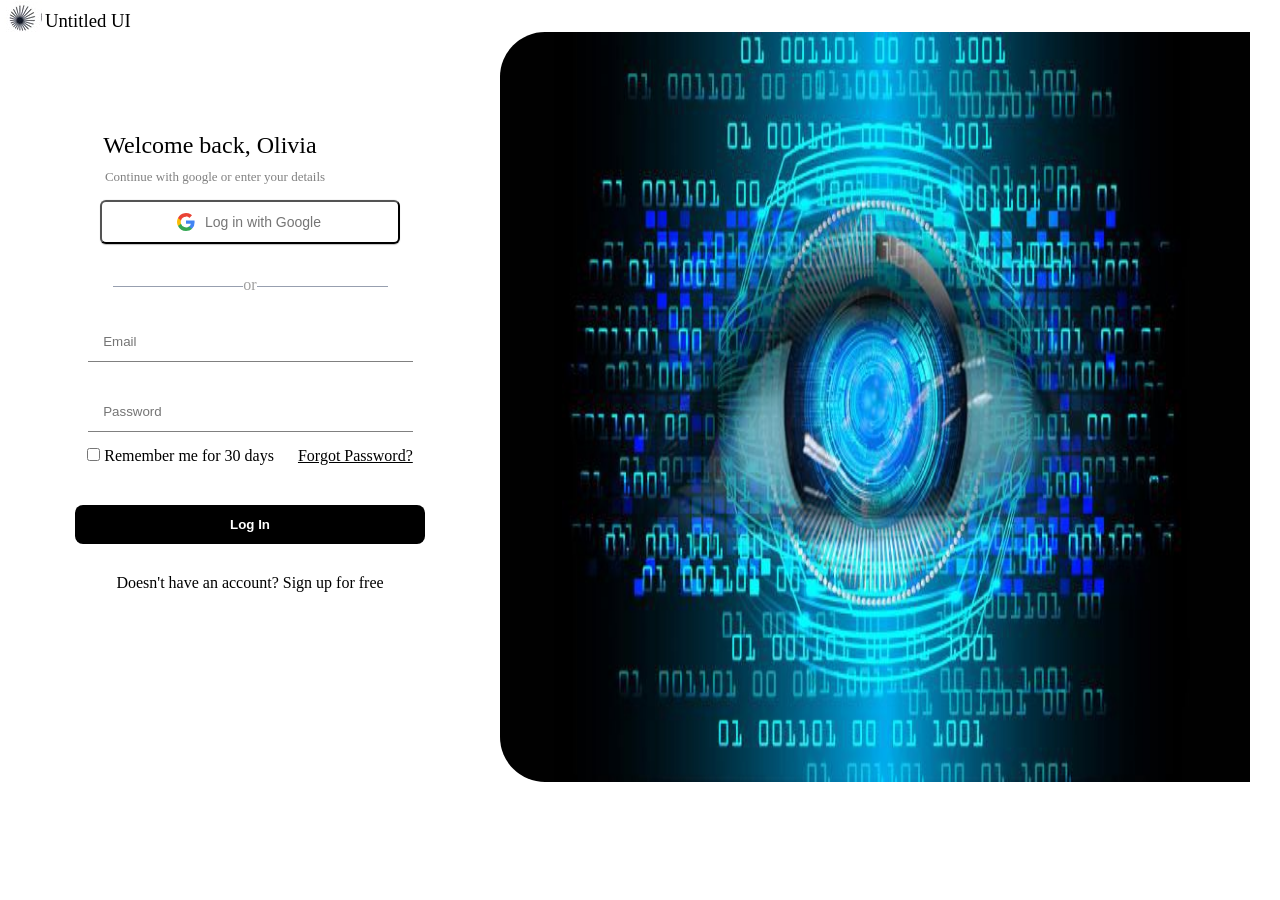
<file: index.html>
<!DOCTYPE html>
<html lang="en">
<head>
    <meta charset="UTF-8">
    <title>Login Form</title>
    <h3  style="font-weight: 400;" class="untitle" >Untitled UI</h3>
    <link rel="stylesheet" href="style.css">
</head>
<body>
        <div class="container">

            <form action="" class="form" >
                <h2 style="margin-right:80px;font-weight: 300;">
                    Welcome back, Olivia
                </h2>
                
                <p style="color: grey; padding-top: 10px;font-size: small;margin-right: 70px;"> 
                    Continue with google or enter your details
                </p>
                <button type="button" class="login-with-google-btn" >
                    Log in with Google
                  </button>
                  <p class="social-divider" > 
                    <span>or</span>
                </p>
                <input type="email" name="email" class="box" placeholder=" Email" style="border-bottom: 1px solid grey;">
               <input type="password" name="password"  class="box" placeholder=" Password" style="border-bottom: 1px solid grey;">
               <div class="check-action">
                <input type="checkbox" class="check">
                <span class="name">Remember me for 30 days </span>
                <a href="#"> <u>Forgot Password?</u> </a> 

               </div>
               <input type="submit" value="Log In" id="submit">
               <p class="text" style="padding-top: 30px;">
                Doesn't have an account?  Sign up for free
               </p>
            </form>

            <div class="side">
                <img src="/eye.png" alt="eye image">

   
</body>
</html>
</file>
<file: style.css>
*{
    margin: 0;
    padding: 0;
    box-sizing: border-box;
    background-color: white;

}
/* Container */
.container{
    display: flex;
    height: 600px;
    width: 1000px;
    margin: auto;
    margin-top: 50px;
    margin-left: 0px;
    background-color: white;
    padding-top: 50px;

}
/* Login form*/
.form{
    display: flex;
    flex-direction: column;
    width: 50%;
    align-items: center;
    background-color: white;
}

.box{
    padding: 12px;
    width: 65%;
    margin: 15px;
    outline: none;
    border: none;
}

#submit{
    padding: 12px 30px;
    width: 70%;
    margin-top: 40px;
    background-color: black;
    color: white;
    font-weight: bold;
    border: none;
    outline: none;
    border-radius: 8px;
}
#submit:hover{
    cursor: pointer;
    background-color: #757575;
}
.form a{
    text-decoration: none;
    color: black;
    margin-top: 20px;
}

.side{
    display: flex;
    
    align-items: center;
    width: 500px;
}
.side img{
    width: 750px;
    height: 750px;
    border-top-left-radius: 45px;
    border-bottom-left-radius:45px;

}
.login-with-google-btn {   
    padding: 12px 16px 12px 42px;
    border: 10px 10px 10px 0px;
    border-radius: 6px;
    box-shadow: 0 -1px 0 rgba(0, 0, 0, .04), 0 1px 1px rgba(0, 0, 0, .25);
    
    color: #757575;
    font-size: 14px;
    font-weight: 500;
    width: 60%;
    
    background-image: url([data-uri]);
    background-color: white;
    background-repeat: no-repeat;
    background-position: 75px;
}
    
    
:active {
    background-color: #eeeeee;
  }
    
    :focus {
      outline: none;
      box-shadow: 
        0 -1px 0 rgba(0, 0, 0, .04),
        0 2px 4px rgba(0, 0, 0, .25),
        0 0 0 3px #c8dafc;
    }
.login-with-google-btn{
    margin-top: 15px;
}
span.name{
    padding-right: 20px;
}
.social-divider {
    text-align: center;
    padding-top: 60px; 
    color: rgba(128, 128, 128, 0.757);
    width: 55%;
    background-color: transparent;
    text-align: center;
    border-bottom: 1px solid #979faf;
    line-height: 0.1em;
    margin: -20px 0 20px;
    
}
.untitle{
    background-image: url(/icon.png);
    background-repeat: no-repeat;
    padding-top: 10px;
    padding-left: 45px;

}
</file>
